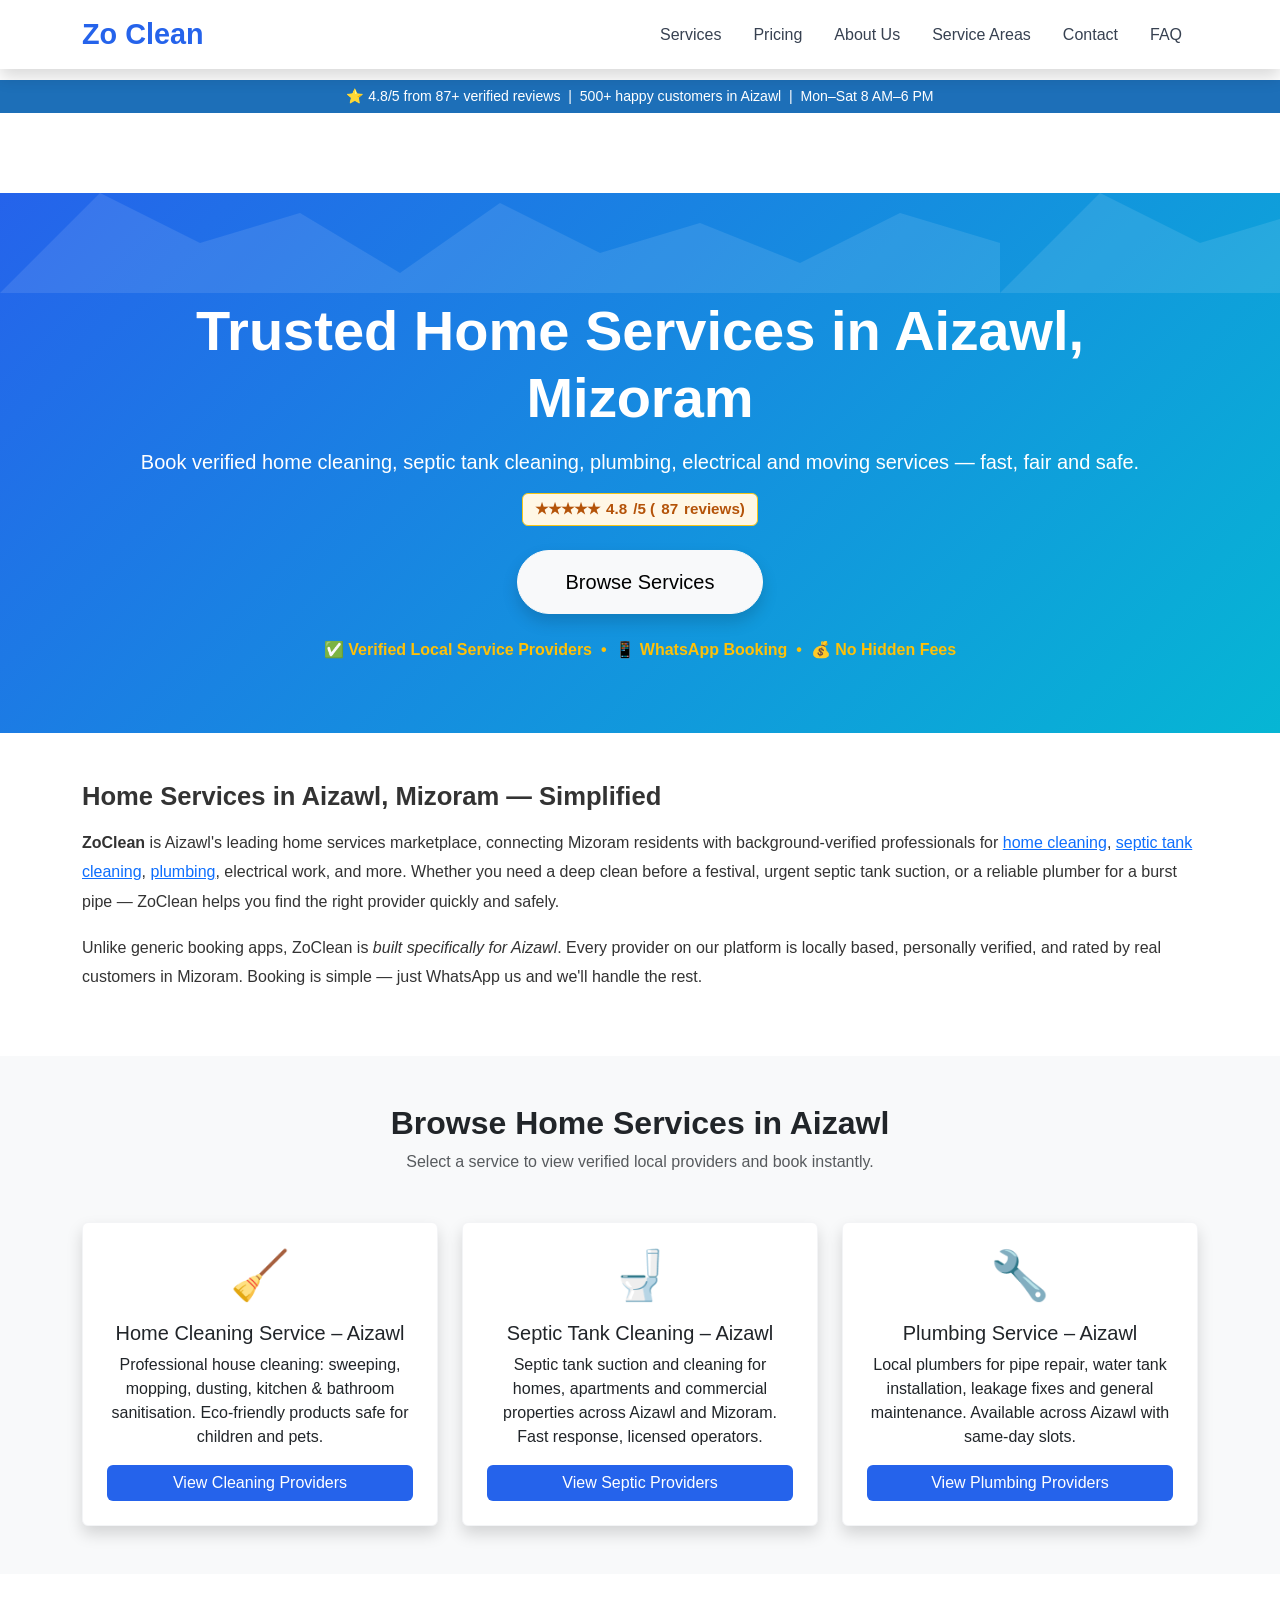
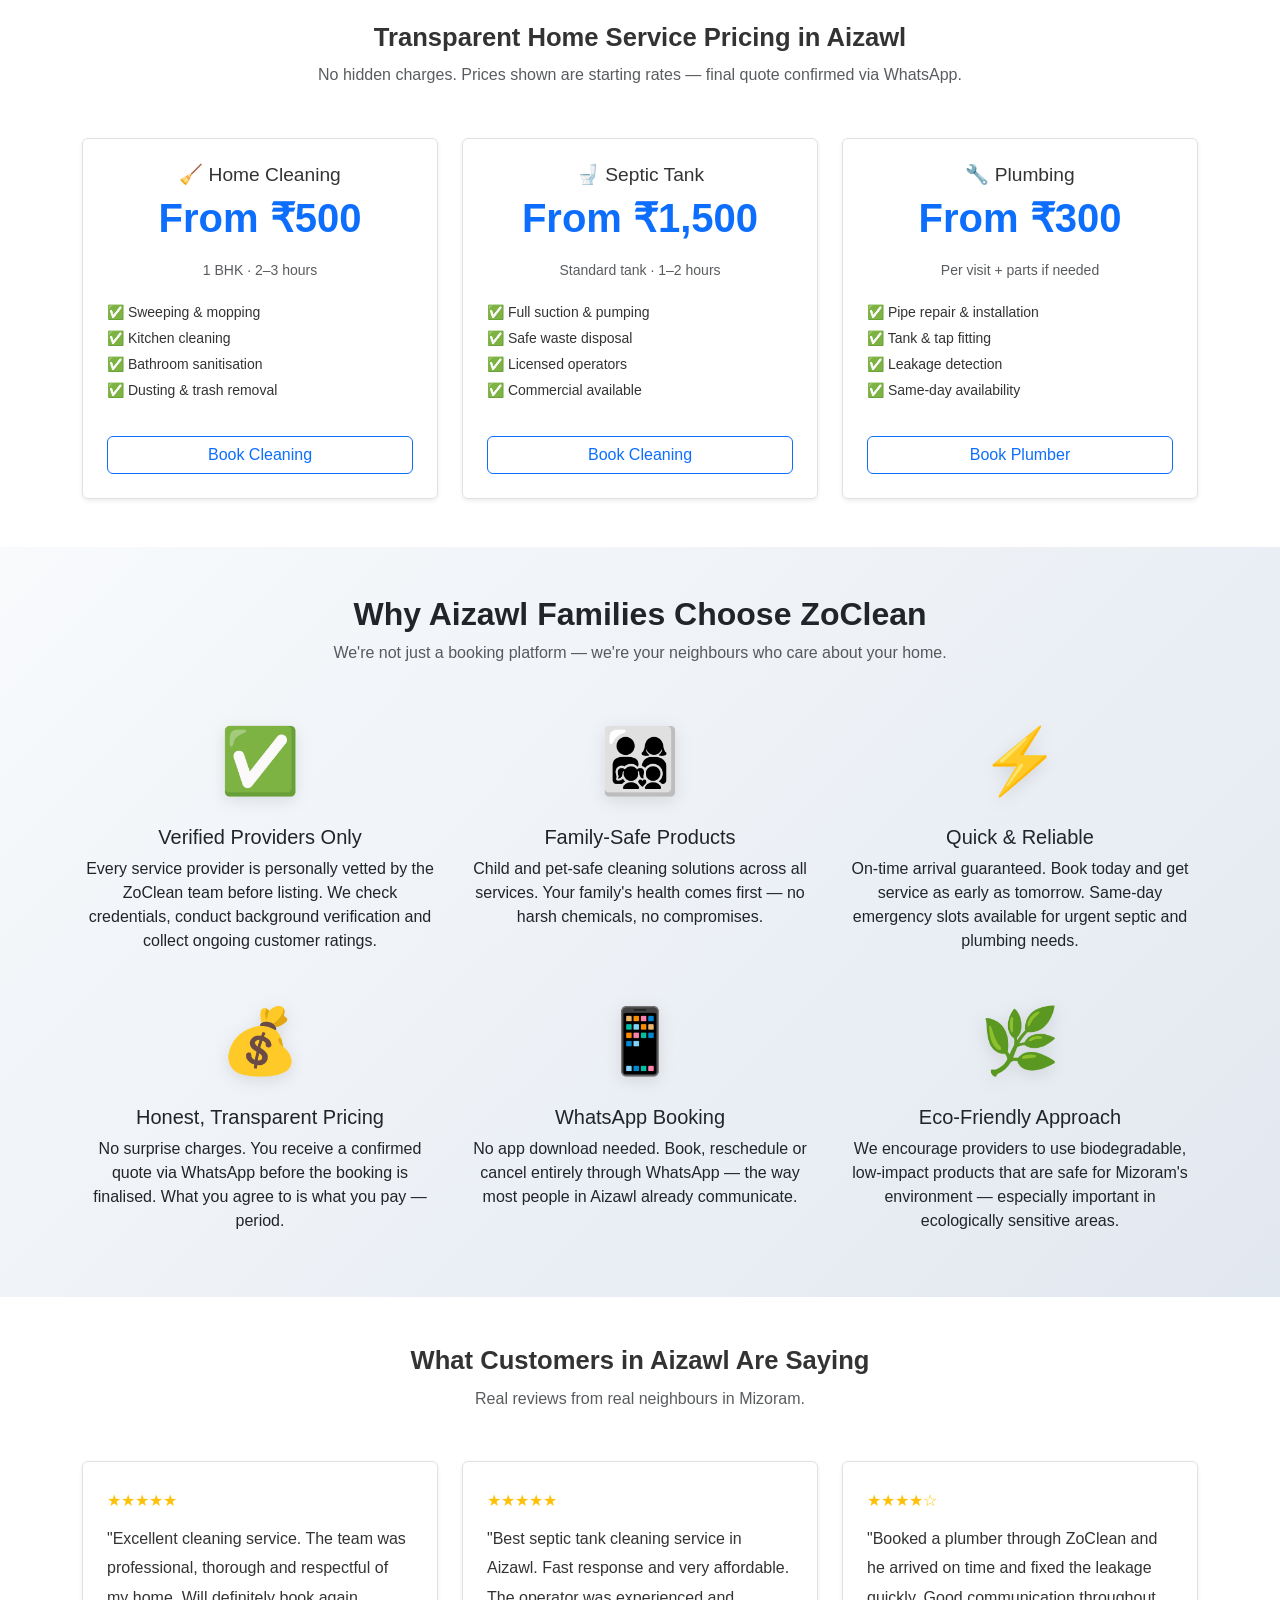
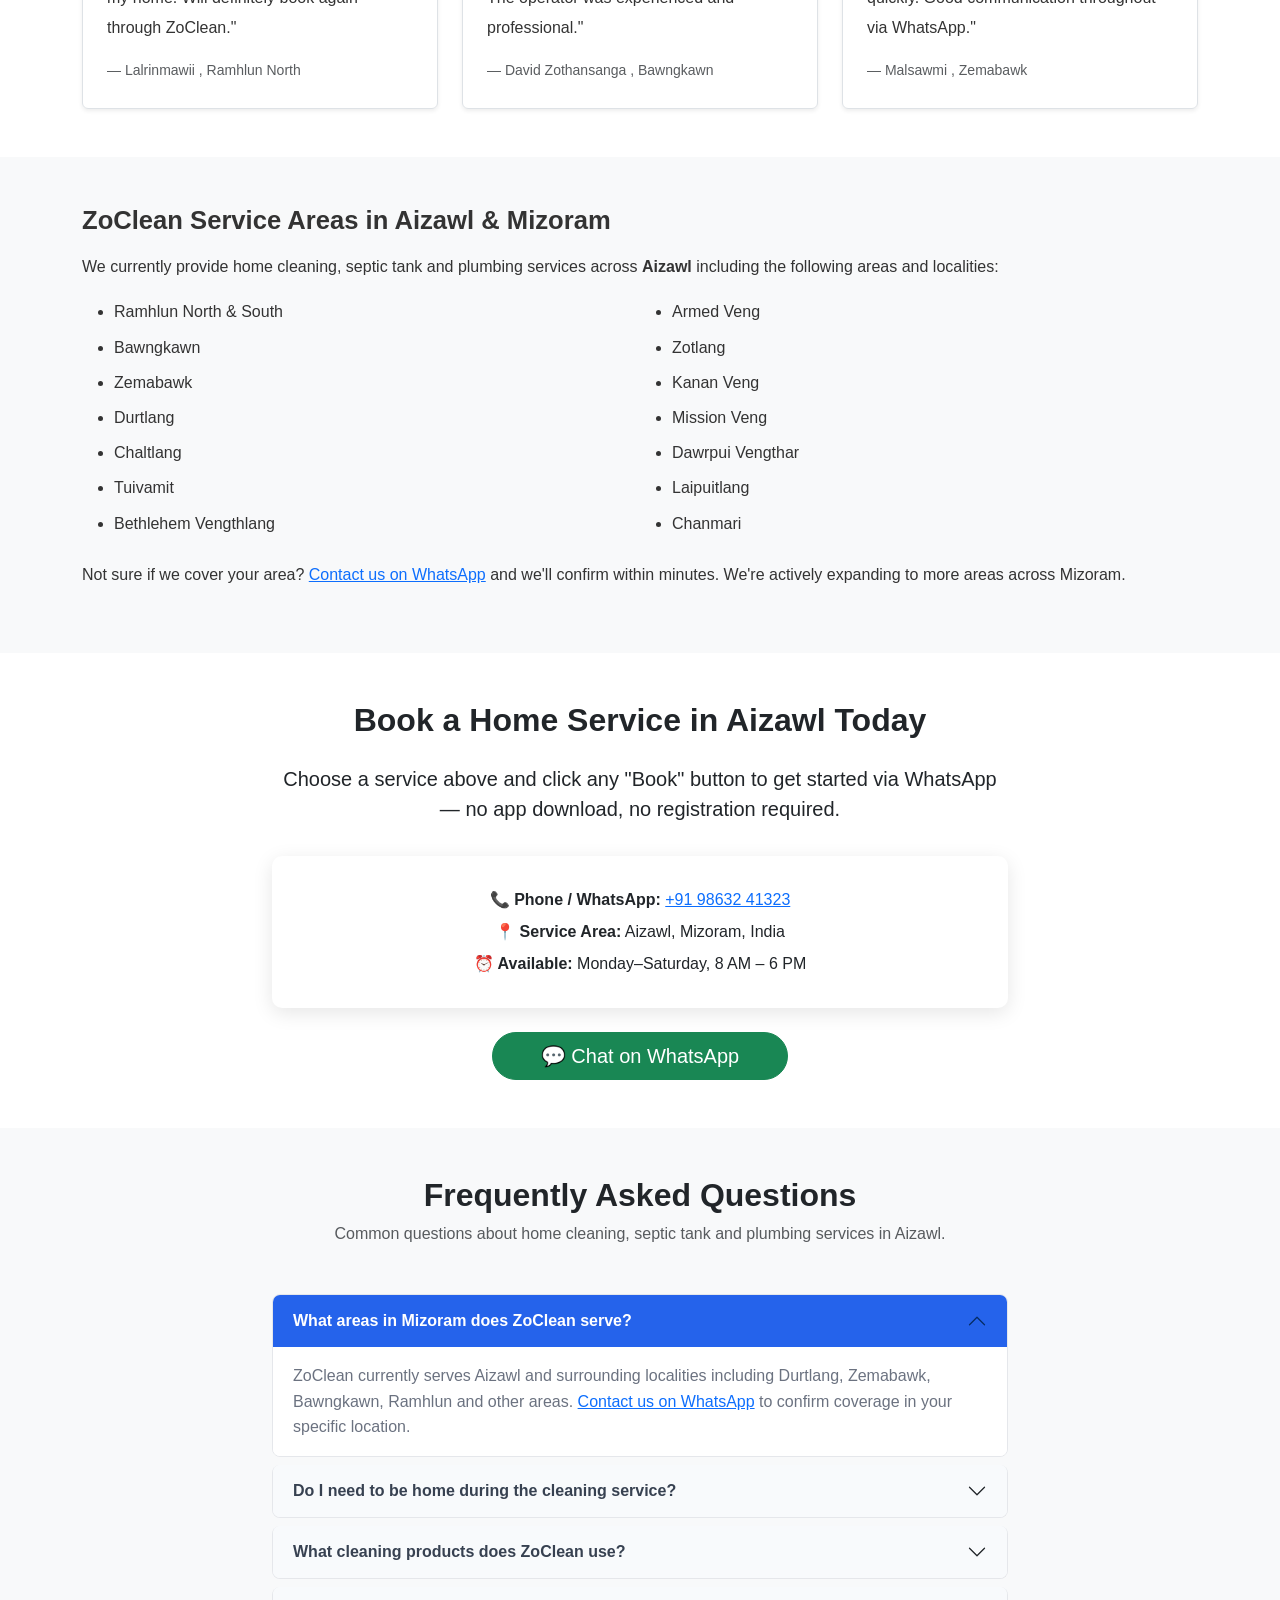
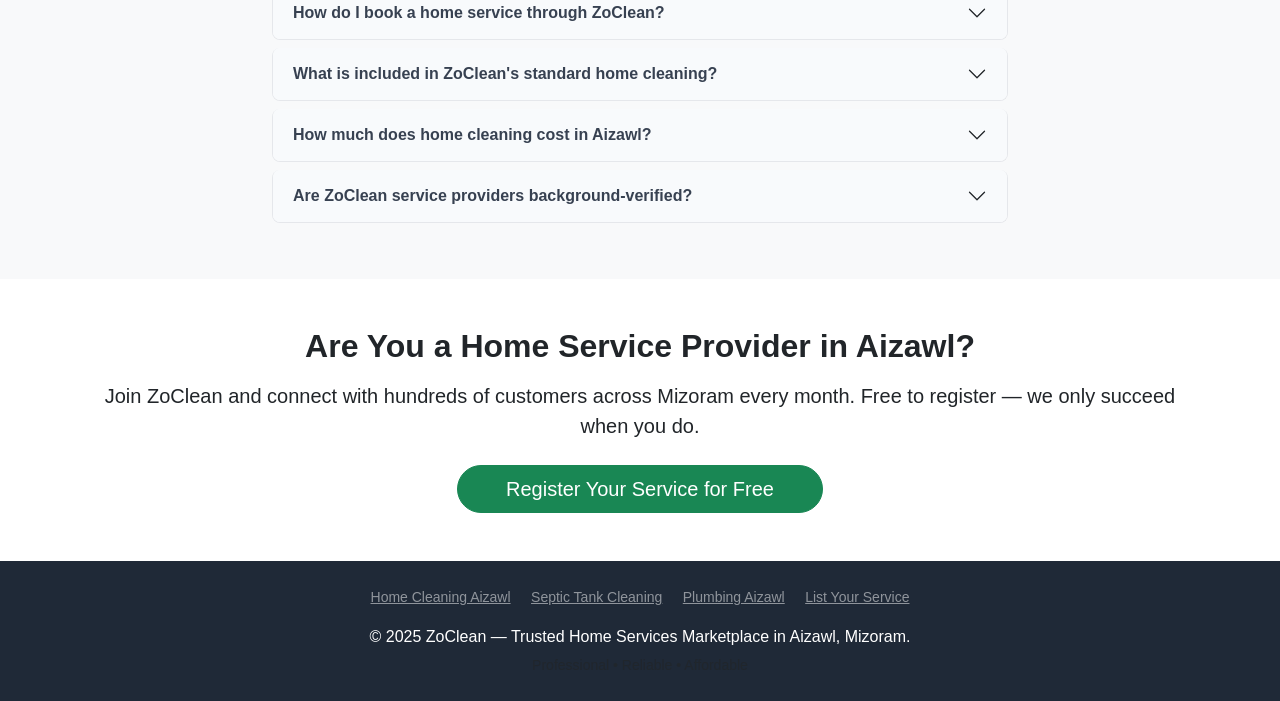
<file: index.html>
<!DOCTYPE html>
<html lang="en-IN">

<head>
  <meta charset="UTF-8">
  <meta name="viewport" content="width=device-width, initial-scale=1.0">
  <meta http-equiv="X-UA-Compatible" content="IE=edge">

  <!-- ═══════════════════════════════════════════════
       PRIMARY SEO — Title & Meta Description
       Max: title ~60 chars | description ~160 chars
  ══════════════════════════════════════════════════ -->
  <title>ZoClean | #1 Home Services in Aizawl – Cleaning, Septic Tank & Plumbing</title>

  <meta name="description" content="ZoClean is Aizawl's most trusted home services marketplace. Book verified home cleaning, septic tank cleaning, plumbing & electrical services in Mizoram. WhatsApp booking, fair pricing, same-day availability.">

  <meta name="keywords" content="home services Aizawl, cleaning service Aizawl, septic tank cleaning Aizawl Mizoram, plumber Aizawl, electrician Mizoram, house cleaning Aizawl, maid service Aizawl, ZoClean, home services marketplace Mizoram, tank suction Aizawl">

  <meta name="author" content="ZoClean">
  <meta name="robots" content="index, follow, max-snippet:-1, max-image-preview:large, max-video-preview:-1">
  <meta name="language" content="en-IN">
  <meta name="revisit-after" content="3 days">
  <meta name="theme-color" content="#1d6fb8">
  <meta name="rating" content="general">

  <!-- ═══════════════════════════════════════════════
       CANONICAL & HREFLANG
  ══════════════════════════════════════════════════ -->
  <link rel="canonical" href="https://zoclean.in/">
  <link rel="alternate" hreflang="en-IN" href="https://zoclean.in/">

  <!-- ═══════════════════════════════════════════════
       GEO / LOCAL SEO
  ══════════════════════════════════════════════════ -->
  <meta name="geo.region" content="IN-MZ">
  <meta name="geo.placename" content="Aizawl, Mizoram, India">
  <meta name="geo.position" content="23.7271;92.7176">
  <meta name="ICBM" content="23.7271, 92.7176">

  <!-- ═══════════════════════════════════════════════
       OPEN GRAPH (Facebook / LinkedIn / WhatsApp)
  ══════════════════════════════════════════════════ -->
  <meta property="og:type" content="website">
  <meta property="og:locale" content="en_IN">
  <meta property="og:url" content="https://zoclean.in/">
  <meta property="og:site_name" content="ZoClean">
  <meta property="og:title" content="ZoClean – Trusted Home Services in Aizawl, Mizoram">
  <meta property="og:description" content="Book verified home cleaning, septic tank, plumbing & electrical services in Aizawl. WhatsApp booking. Fair pricing. Verified providers.">
  <meta property="og:image" content="https://zoclean.in/images/preview.jpg">
  <meta property="og:image:width" content="1200">
  <meta property="og:image:height" content="630">
  <meta property="og:image:alt" content="ZoClean home services team in Aizawl, Mizoram">

  <!-- ═══════════════════════════════════════════════
       TWITTER CARD
  ══════════════════════════════════════════════════ -->
  <meta name="twitter:card" content="summary_large_image">
  <meta name="twitter:site" content="@ZoClean">
  <meta name="twitter:title" content="ZoClean – Home Services Marketplace in Aizawl">
  <meta name="twitter:description" content="Find trusted home cleaning, septic tank, plumbing and electrical services in Aizawl. Book instantly on WhatsApp.">
  <meta name="twitter:image" content="https://zoclean.in/images/preview.jpg">
  <meta name="twitter:image:alt" content="ZoClean – Trusted Home Services in Mizoram">

  <!-- ═══════════════════════════════════════════════
       FAVICON
  ══════════════════════════════════════════════════ -->
  <link rel="icon" type="image/png" sizes="32x32" href="images/favicon-32.png">
  <link rel="icon" type="image/png" sizes="16x16" href="images/favicon-16.png">
  <link rel="apple-touch-icon" sizes="180x180" href="images/apple-touch-icon.png">
  <link rel="manifest" href="/site.webmanifest">

  <!-- ═══════════════════════════════════════════════
       PRECONNECT & PERFORMANCE
  ══════════════════════════════════════════════════ -->
  <link rel="preconnect" href="https://fonts.googleapis.com">
  <link rel="preconnect" href="https://fonts.gstatic.com" crossorigin>
  <link rel="preconnect" href="https://cdn.jsdelivr.net">

  <!-- Bootstrap -->
  <link href="https://cdn.jsdelivr.net/npm/bootstrap@5.3.3/dist/css/bootstrap.min.css" rel="stylesheet">
  <link rel="stylesheet" href="style/style.css">

  <!-- ═══════════════════════════════════════════════
       STRUCTURED DATA — Organization (Primary)
  ══════════════════════════════════════════════════ -->
  <script type="application/ld+json">
  {
    "@context": "https://schema.org",
    "@type": "Organization",
    "@id": "https://zoclean.in/#business",
    "name": "ZoClean",
    "alternateName": "Zo Clean Home Services",
    "image": "https://zoclean.in/images/preview.jpg",
    "logo": "https://zoclean.in/images/logo.png",
    "url": "https://zoclean.in",
    "telephone": "+919863241323",
    "email": "hello@zoclean.in",
    "priceRange": "₹₹",
    "currenciesAccepted": "INR",
    "paymentAccepted": "Cash, UPI, Bank Transfer",
    "openingHoursSpecification": [
      {
        "@type": "OpeningHoursSpecification",
        "dayOfWeek": ["Monday","Tuesday","Wednesday","Thursday","Friday","Saturday"],
        "opens": "08:00",
        "closes": "18:00"
      }
    ],
    "address": {
      "@type": "PostalAddress",
      "addressLocality": "Aizawl",
      "addressRegion": "Mizoram",
      "addressCountry": "IN",
      "postalCode": "796001"
    },
    "geo": {
      "@type": "GeoCoordinates",
      "latitude": 23.7271,
      "longitude": 92.7176
    },
    "areaServed": [
      {
        "@type": "City",
        "name": "Aizawl"
      },
      {
        "@type": "State",
        "name": "Mizoram"
      }
    ],
    "hasMap": "https://maps.google.com/?q=Aizawl,Mizoram",
    "description": "ZoClean is Aizawl's trusted home services marketplace connecting customers with verified providers for home cleaning, septic tank cleaning, plumbing, electrical work, and more.",
    "sameAs": [
      "https://www.facebook.com/zoclean",
      "https://www.instagram.com/zoclean"
    ]
  }
  </script>

  <!-- ═══════════════════════════════════════════════
       STRUCTURED DATA — Service Catalog
  ══════════════════════════════════════════════════ -->
  <script type="application/ld+json">
  {
    "@context": "https://schema.org",
    "@type": "Service",
    "serviceType": "Home Services Marketplace",
    "provider": {
      "@type": "Organization",
      "name": "ZoClean",
      "@id": "https://zoclean.in/#business"
    },
    "areaServed": {
      "@type": "City",
      "name": "Aizawl, Mizoram"
    },
    "hasOfferCatalog": {
      "@type": "OfferCatalog",
      "name": "ZoClean Home Services",
      "itemListElement": [
        {
          "@type": "Offer",
          "itemOffered": {
            "@type": "Service",
            "name": "Home Cleaning Service Aizawl",
            "description": "Professional house cleaning including sweeping, mopping, kitchen cleaning, bathroom sanitization and dusting in Aizawl.",
            "url": "https://zoclean.in/cleaning.html"
          }
        },
        {
          "@type": "Offer",
          "itemOffered": {
            "@type": "Service",
            "name": "Septic Tank Cleaning Aizawl",
            "description": "Professional septic tank suction and cleaning services for homes and commercial properties in Mizoram.",
            "url": "https://zoclean.in/septic.html"
          }
        },
        {
          "@type": "Offer",
          "itemOffered": {
            "@type": "Service",
            "name": "Plumbing Service Aizawl",
            "description": "Experienced local plumbers for pipe repair, installation and maintenance in Aizawl.",
            "url": "https://zoclean.in/plumbing.html"
          }
        }
      ]
    }
  }
  </script>

  <!-- ═══════════════════════════════════════════════
       STRUCTURED DATA — FAQ Page
  ══════════════════════════════════════════════════ -->
  <script type="application/ld+json">
  {
    "@context": "https://schema.org",
    "@type": "FAQPage",
    "mainEntity": [
      {
        "@type": "Question",
        "name": "What areas do you serve in Mizoram?",
        "acceptedAnswer": {
          "@type": "Answer",
          "text": "ZoClean currently serves Aizawl and surrounding areas including Durtlang, Zemabawk, Bawngkawn, Ramhlun and other localities. Contact us on WhatsApp to confirm coverage for your area."
        }
      },
      {
        "@type": "Question",
        "name": "Do I need to be home during cleaning?",
        "acceptedAnswer": {
          "@type": "Answer",
          "text": "It is not required, but we recommend being home for the first visit. After that, you can provide access instructions if you prefer."
        }
      },
      {
        "@type": "Question",
        "name": "What cleaning products does ZoClean use?",
        "acceptedAnswer": {
          "@type": "Answer",
          "text": "We use eco-friendly, family-safe cleaning products that are effective yet gentle on your home and safe for children and pets."
        }
      },
      {
        "@type": "Question",
        "name": "How do I book a home service through ZoClean?",
        "acceptedAnswer": {
          "@type": "Answer",
          "text": "Simply click any 'Book' or 'View Providers' button on our website and you will be redirected to WhatsApp where you can chat with us directly to schedule and confirm your service."
        }
      },
      {
        "@type": "Question",
        "name": "What is included in ZoClean's standard cleaning service?",
        "acceptedAnswer": {
          "@type": "Answer",
          "text": "Our standard cleaning includes sweeping, mopping, dusting, kitchen cleaning, bathroom sanitization and trash removal. Deep cleaning of appliances and windows is also available on request."
        }
      },
      {
        "@type": "Question",
        "name": "How much does home cleaning cost in Aizawl?",
        "acceptedAnswer": {
          "@type": "Answer",
          "text": "Pricing varies depending on the size of your home and the type of cleaning required. Visit our pricing section for transparent rates with no hidden fees. You can also contact us on WhatsApp for a quick quote."
        }
      },
      {
        "@type": "Question",
        "name": "Are ZoClean service providers verified?",
        "acceptedAnswer": {
          "@type": "Answer",
          "text": "Yes. All service providers listed on ZoClean are verified by our team before being added to the marketplace. We check their credentials and collect customer feedback to maintain quality."
        }
      }
    ]
  }
  </script>

  <!-- ═══════════════════════════════════════════════
       STRUCTURED DATA — Breadcrumb
  ══════════════════════════════════════════════════ -->
  <script type="application/ld+json">
  {
    "@context": "https://schema.org",
    "@type": "BreadcrumbList",
    "itemListElement": [
      {
        "@type": "ListItem",
        "position": 1,
        "name": "Home",
        "item": "https://zoclean.in/"
      }
    ]
  }
  </script>

  <!-- ═══════════════════════════════════════════════
       STRUCTURED DATA — WebSite + Sitelinks Searchbox
  ══════════════════════════════════════════════════ -->
  <script type="application/ld+json">
  {
    "@context": "https://schema.org",
    "@type": "WebSite",
    "url": "https://zoclean.in/",
    "name": "ZoClean",
    "description": "Trusted home services marketplace in Aizawl, Mizoram",
    "publisher": {
      "@type": "Organization",
      "name": "ZoClean"
    }
  }
  </script>

  <!-- ═══════════════════════════════════════════════
       STRUCTURED DATA — Aggregate Rating
  ══════════════════════════════════════════════════ -->
  <script type="application/ld+json">
  {
    "@context": "https://schema.org",
    "@type": "Organization",
    "@id": "https://zoclean.in/#business",
    "name": "ZoClean",
    "aggregateRating": {
      "@type": "AggregateRating",
      "ratingValue": "4.8",
      "reviewCount": "87",
      "bestRating": "5",
      "worstRating": "1"
    },
    "review": [
      {
        "@type": "Review",
        "author": { "@type": "Person", "name": "Lalrinmawii" },
        "reviewRating": { "@type": "Rating", "ratingValue": "5" },
        "reviewBody": "Excellent cleaning service. The team was professional and thorough. Will definitely book again.",
        "datePublished": "2025-01-15"
      },
      {
        "@type": "Review",
        "author": { "@type": "Person", "name": "David Zothansanga" },
        "reviewRating": { "@type": "Rating", "ratingValue": "5" },
        "reviewBody": "Best septic tank cleaning service in Aizawl. Fast response and very affordable.",
        "datePublished": "2025-02-03"
      }
    ]
  }
  </script>

  <style>
    /* ── Minimal style overrides for SEO-content sections ── */
    .seo-prose { line-height: 1.85; color: #333; }
    .seo-prose h2 { font-size: 1.6rem; }
    .seo-prose h3 { font-size: 1.2rem; }
    .rating-badge {
      display: inline-flex; align-items: center; gap: 6px;
      background: #fff7e6; border: 1px solid #f5c518;
      border-radius: 6px; padding: 4px 12px;
      font-weight: 600; color: #b45309; font-size: .95rem;
    }
    .service-area-list { columns: 2; -webkit-columns: 2; column-gap: 2rem; }
    .service-area-list li { margin-bottom: .35rem; }
    .trust-bar { background: #1d6fb8; color: white; font-size: .88rem; padding: 6px 0; }
  </style>
</head>

<body itemscope itemtype="https://schema.org/WebPage">

  <!-- ══════════════════════════════════════════════
       TRUST BAR — quick social proof above fold
  ═══════════════════════════════════════════════ -->
  <div class="trust-bar text-center">
    ⭐ 4.8/5 from 87+ verified reviews &nbsp;|&nbsp; 500+ happy customers in Aizawl &nbsp;|&nbsp; Mon–Sat 8 AM–6 PM
  </div>

  <!-- ══════════════════════════════════════════════
       HEADER / NAV
  ═══════════════════════════════════════════════ -->
  <header class="site-header" role="banner">
    <nav class="navbar navbar-expand-lg navbar-light bg-white fixed-top shadow" aria-label="Main navigation">
      <div class="container">
        <a class="navbar-brand fw-bold fs-3 text-primary" href="/" aria-label="ZoClean – Home Services Aizawl">
          Zo Clean
        </a>

        <button class="navbar-toggler border-0" type="button" id="hamburger"
          aria-controls="navbarNav" aria-expanded="false" aria-label="Toggle navigation">
          <span class="hamburger-icon">
            <span></span><span></span><span></span>
          </span>
        </button>

        <div class="collapse navbar-collapse" id="navbarNav">
          <ul class="navbar-nav ms-auto">
            <li class="nav-item"><a class="nav-link" href="#services">Services</a></li>
            <li class="nav-item"><a class="nav-link" href="#pricing">Pricing</a></li>
            <li class="nav-item"><a class="nav-link" href="#about">About Us</a></li>
            <li class="nav-item"><a class="nav-link" href="#service-areas">Service Areas</a></li>
            <li class="nav-item"><a class="nav-link" href="#contact">Contact</a></li>
            <li class="nav-item"><a class="nav-link" href="#faq">FAQ</a></li>
          </ul>
        </div>
      </div>
    </nav>
  </header>

  <!-- ══════════════════════════════════════════════
       HERO SECTION
       H1 must contain primary keyword naturally
  ═══════════════════════════════════════════════ -->
  <main id="main-content" role="main">
  <section class="hero" aria-label="Hero banner">
    <div class="container text-center text-white">

      <!-- H1 — primary keyword + location + intent -->
      <h1 class="display-4 fw-bold mb-3">
        Trusted Home Services in Aizawl, Mizoram
      </h1>

      <p class="lead mb-3">
        Book verified <strong>home cleaning</strong>, <strong>septic tank cleaning</strong>,
        <strong>plumbing</strong>, electrical and moving services — fast, fair and safe.
      </p>

      <!-- Rating snippet visible in hero -->
      <div class="mb-4">
        <span class="rating-badge" itemprop="aggregateRating" itemscope itemtype="https://schema.org/AggregateRating">
          ★★★★★
          <span itemprop="ratingValue">4.8</span>/5
          (<span itemprop="reviewCount">87</span> reviews)
          <meta itemprop="bestRating" content="5">
          <meta itemprop="worstRating" content="1">
        </span>
      </div>

      <a href="#services" class="btn btn-light btn-lg rounded-pill shadow px-5 py-3"
         aria-label="Browse all home services in Aizawl">
        Browse Services
      </a>

      <div class="mt-4 text-warning fw-semibold">
        ✅ Verified Local Service Providers &nbsp;•&nbsp; 📱 WhatsApp Booking &nbsp;•&nbsp; 💰 No Hidden Fees
      </div>
    </div>
  </section>

  <!-- ══════════════════════════════════════════════
       SEO CONTENT SECTION — keyword-rich intro
       Helps Google understand topic + geography
  ═══════════════════════════════════════════════ -->
  <section class="py-5 seo-prose" aria-label="About ZoClean home services">
    <div class="container">
      <h2 class="fw-bold mb-3">Home Services in Aizawl, Mizoram — Simplified</h2>
      <p>
        <strong>ZoClean</strong> is Aizawl's leading home services marketplace, connecting Mizoram residents
        with background-verified professionals for <a href="/pages/Home_Cleaning_Service.html">home cleaning</a>,
        <a href="/pages/SpeticTank.html">septic tank cleaning</a>, <a href="/pages/PlumbingService.html">plumbing</a>,
        electrical work, and more. Whether you need a deep clean before a festival, urgent septic tank
        suction, or a reliable plumber for a burst pipe — ZoClean helps you find the right provider
        quickly and safely.
      </p>
      <p>
        Unlike generic booking apps, ZoClean is <em>built specifically for Aizawl</em>. Every provider
        on our platform is locally based, personally verified, and rated by real customers in Mizoram.
        Booking is simple — just WhatsApp us and we'll handle the rest.
      </p>
    </div>
  </section>

  <!-- ══════════════════════════════════════════════
       SERVICES SECTION
       Each card links to a dedicated service page
       (important for crawlability + PageRank flow)
  ═══════════════════════════════════════════════ -->
  <section id="services" class="services py-5 bg-light" aria-label="Our home services">
    <div class="container">
      <h2 class="text-center fw-bold mb-2">Browse Home Services in Aizawl</h2>
      <p class="text-center text-muted mb-5">Select a service to view verified local providers and book instantly.</p>

      <div class="row g-4">

        <!-- Home Cleaning -->
        <div class="col-md-4" itemscope itemtype="https://schema.org/Service">
          <div class="service-card p-4 shadow rounded text-center h-100">
            <div class="display-5" role="img" aria-label="Cleaning">🧹</div>
            <h3 class="h5 mt-3" itemprop="name">Home Cleaning Service – Aizawl</h3>
            <p itemprop="description">
              Professional house cleaning: sweeping, mopping, dusting, kitchen &amp; bathroom
              sanitisation. Eco-friendly products safe for children and pets.
            </p>
            <meta itemprop="areaServed" content="Aizawl, Mizoram">
            <a href="/pages/Home_Cleaning_Service.html" class="btn btn-primary w-100"
               aria-label="View home cleaning providers in Aizawl">
              View Cleaning Providers
            </a>
          </div>
        </div>

        <!-- Septic Tank -->
        <div class="col-md-4" itemscope itemtype="https://schema.org/Service">
          <div class="service-card p-4 shadow rounded text-center h-100">
            <div class="display-5" role="img" aria-label="Septic tank">🚽</div>
            <h3 class="h5 mt-3" itemprop="name">Septic Tank Cleaning – Aizawl</h3>
            <p itemprop="description">
              Septic tank suction and cleaning for homes, apartments and commercial
              properties across Aizawl and Mizoram. Fast response, licensed operators.
            </p>
            <meta itemprop="areaServed" content="Aizawl, Mizoram">
            <a href="/pages/SpeticTank.html" class="btn btn-primary w-100"
               aria-label="View septic tank cleaning providers in Aizawl">
              View Septic Providers
            </a>
          </div>
        </div>

        <!-- Plumbing -->
        <div class="col-md-4" itemscope itemtype="https://schema.org/Service">
          <div class="service-card p-4 shadow rounded text-center h-100">
            <div class="display-5" role="img" aria-label="Plumbing">🔧</div>
            <h3 class="h5 mt-3" itemprop="name">Plumbing Service – Aizawl</h3>
            <p itemprop="description">
              Local plumbers for pipe repair, water tank installation, leakage fixes and
              general maintenance. Available across Aizawl with same-day slots.
            </p>
            <meta itemprop="areaServed" content="Aizawl, Mizoram">
            <a href="/pages/PlumbingService.html" class="btn btn-primary w-100"
               aria-label="View plumbing providers in Aizawl">
              View Plumbing Providers
            </a>
          </div>
        </div>

      </div>
    </div>
  </section>

  <!-- ══════════════════════════════════════════════
       PRICING SECTION — id="pricing" for nav link
  ═══════════════════════════════════════════════ -->
  <section id="pricing" class="py-5 seo-prose" aria-label="Service pricing">
    <div class="container">
      <h2 class="text-center fw-bold mb-2">Transparent Home Service Pricing in Aizawl</h2>
      <p class="text-center text-muted mb-5">No hidden charges. Prices shown are starting rates — final quote confirmed via WhatsApp.</p>

      <div class="row g-4 justify-content-center">
        <div class="col-md-4">
          <div class="border rounded p-4 h-100 shadow-sm text-center">
            <h3 class="h5">🧹 Home Cleaning</h3>
            <p class="display-6 fw-bold text-primary">From ₹500</p>
            <p class="text-muted small">1 BHK · 2–3 hours</p>
            <ul class="list-unstyled text-start small mt-3">
              <li>✅ Sweeping &amp; mopping</li>
              <li>✅ Kitchen cleaning</li>
              <li>✅ Bathroom sanitisation</li>
              <li>✅ Dusting &amp; trash removal</li>
            </ul>
            <!-- <a href="cleaning.html" class="btn btn-outline-primary w-100 mt-3">Book Cleaning</a> -->
            <a href="https://wa.me/919863241323?text=I%20want%20Home%20Cleaning%20Service" class="btn btn-outline-primary w-100 mt-3"
                 class="btn btn-success flex-fill">
                 Book Cleaning
              </a>
          </div>
        </div>

        <div class="col-md-4">
          <div class="border rounded p-4 h-100 shadow-sm text-center">
            <h3 class="h5">🚽 Septic Tank</h3>
            <p class="display-6 fw-bold text-primary">From ₹1,500</p>
            <p class="text-muted small">Standard tank · 1–2 hours</p>
            <ul class="list-unstyled text-start small mt-3">
              <li>✅ Full suction &amp; pumping</li>
              <li>✅ Safe waste disposal</li>
              <li>✅ Licensed operators</li>
              <li>✅ Commercial available</li>
            </ul>
            <!-- <a href="septic.html" class="btn btn-outline-primary w-100 mt-3">Book Septic Service</a> -->
            <a href="https://wa.me/919863241323?text=I%20want%20PB%20Septic%20Tank%20Service"  class="btn btn-outline-primary w-100 mt-3"
                 class="btn btn-success flex-fill">
                Book Cleaning
                </a>
          </div>
        </div>

        <div class="col-md-4">
          <div class="border rounded p-4 h-100 shadow-sm text-center">
            <h3 class="h5">🔧 Plumbing</h3>
            <p class="display-6 fw-bold text-primary">From ₹300</p>
            <p class="text-muted small">Per visit + parts if needed</p>
            <ul class="list-unstyled text-start small mt-3">
              <li>✅ Pipe repair &amp; installation</li>
              <li>✅ Tank &amp; tap fitting</li>
              <li>✅ Leakage detection</li>
              <li>✅ Same-day availability</li>
            </ul>
            <a href="https://wa.me/919863241323?text=I%20want%20Plumbing%20Service"  class="btn btn-outline-primary w-100 mt-3
            class="btn btn-success flex-fill">
            Book Plumber
         </a>
          </div>
        </div>
      </div>
    </div>
  </section>

  <!-- ══════════════════════════════════════════════
       WHY CHOOSE US — E-E-A-T signals
       (Experience, Expertise, Authoritativeness, Trust)
  ═══════════════════════════════════════════════ -->
  <section id="about" class="why-choose py-5 bg-light" aria-label="Why choose ZoClean">
    <div class="container">
      <h2 class="text-center fw-bold mb-2">Why Aizawl Families Choose ZoClean</h2>
      <p class="text-center text-muted mb-5">
        We're not just a booking platform — we're your neighbours who care about your home.
      </p>
      <div class="row g-4">
        <div class="col-md-4 text-center">
          <div class="feature-icon">✅</div>
          <h3 class="h5 mt-3">Verified Providers Only</h3>
          <p>Every service provider is personally vetted by the ZoClean team before listing.
             We check credentials, conduct background verification and collect ongoing customer ratings.</p>
        </div>
        <div class="col-md-4 text-center">
          <div class="feature-icon">👨‍👩‍👧‍👦</div>
          <h3 class="h5 mt-3">Family-Safe Products</h3>
          <p>Child and pet-safe cleaning solutions across all services. Your family's health comes first —
             no harsh chemicals, no compromises.</p>
        </div>
        <div class="col-md-4 text-center">
          <div class="feature-icon">⚡</div>
          <h3 class="h5 mt-3">Quick &amp; Reliable</h3>
          <p>On-time arrival guaranteed. Book today and get service as early as tomorrow.
             Same-day emergency slots available for urgent septic and plumbing needs.</p>
        </div>
        <div class="col-md-4 text-center">
          <div class="feature-icon">💰</div>
          <h3 class="h5 mt-3">Honest, Transparent Pricing</h3>
          <p>No surprise charges. You receive a confirmed quote via WhatsApp before the booking is finalised.
             What you agree to is what you pay — period.</p>
        </div>
        <div class="col-md-4 text-center">
          <div class="feature-icon">📱</div>
          <h3 class="h5 mt-3">WhatsApp Booking</h3>
          <p>No app download needed. Book, reschedule or cancel entirely through WhatsApp — the way most
             people in Aizawl already communicate.</p>
        </div>
        <div class="col-md-4 text-center">
          <div class="feature-icon">🌿</div>
          <h3 class="h5 mt-3">Eco-Friendly Approach</h3>
          <p>We encourage providers to use biodegradable, low-impact products that are safe for
             Mizoram's environment — especially important in ecologically sensitive areas.</p>
        </div>
      </div>
    </div>
  </section>

  <!-- ══════════════════════════════════════════════
       TESTIMONIALS — Reviews schema + E-E-A-T
  ═══════════════════════════════════════════════ -->
  <section class="py-5 seo-prose" aria-label="Customer reviews">
    <div class="container">
      <h2 class="text-center fw-bold mb-2">What Customers in Aizawl Are Saying</h2>
      <p class="text-center text-muted mb-5">Real reviews from real neighbours in Mizoram.</p>

      <div class="row g-4">
        <div class="col-md-4" itemscope itemtype="https://schema.org/Review">
          <div class="border rounded p-4 shadow-sm h-100">
            <div class="text-warning mb-2">★★★★★</div>
            <p itemprop="reviewBody">"Excellent cleaning service. The team was professional, thorough and respectful of my home. Will definitely book again through ZoClean."</p>
            <footer class="mt-3 text-muted small">
              — <span itemprop="author" itemscope itemtype="https://schema.org/Person">
                  <span itemprop="name">Lalrinmawii</span>
                </span>, Ramhlun North
              <meta itemprop="datePublished" content="2025-01-15">
            </footer>
          </div>
        </div>

        <div class="col-md-4" itemscope itemtype="https://schema.org/Review">
          <div class="border rounded p-4 shadow-sm h-100">
            <div class="text-warning mb-2">★★★★★</div>
            <p itemprop="reviewBody">"Best septic tank cleaning service in Aizawl. Fast response and very affordable. The operator was experienced and professional."</p>
            <footer class="mt-3 text-muted small">
              — <span itemprop="author" itemscope itemtype="https://schema.org/Person">
                  <span itemprop="name">David Zothansanga</span>
                </span>, Bawngkawn
              <meta itemprop="datePublished" content="2025-02-03">
            </footer>
          </div>
        </div>

        <div class="col-md-4" itemscope itemtype="https://schema.org/Review">
          <div class="border rounded p-4 shadow-sm h-100">
            <div class="text-warning mb-2">★★★★☆</div>
            <p itemprop="reviewBody">"Booked a plumber through ZoClean and he arrived on time and fixed the leakage quickly. Good communication throughout via WhatsApp."</p>
            <footer class="mt-3 text-muted small">
              — <span itemprop="author" itemscope itemtype="https://schema.org/Person">
                  <span itemprop="name">Malsawmi</span>
                </span>, Zemabawk
              <meta itemprop="datePublished" content="2025-02-10">
            </footer>
          </div>
        </div>
      </div>
    </div>
  </section>

  <!-- ══════════════════════════════════════════════
       SERVICE AREAS — local SEO content
       Mention specific localities for local search
  ═══════════════════════════════════════════════ -->
  <section id="service-areas" class="py-5 bg-light seo-prose" aria-label="Service areas in Aizawl">
    <div class="container">
      <h2 class="fw-bold mb-3">ZoClean Service Areas in Aizawl &amp; Mizoram</h2>
      <p>
        We currently provide home cleaning, septic tank and plumbing services across <strong>Aizawl</strong>
        including the following areas and localities:
      </p>
      <ul class="service-area-list mt-3">
        <li>Ramhlun North &amp; South</li>
        <li>Bawngkawn</li>
        <li>Zemabawk</li>
        <li>Durtlang</li>
        <li>Chaltlang</li>
        <li>Tuivamit</li>
        <li>Bethlehem Vengthlang</li>
        <li>Armed Veng</li>
        <li>Zotlang</li>
        <li>Kanan Veng</li>
        <li>Mission Veng</li>
        <li>Dawrpui Vengthar</li>
        <li>Laipuitlang</li>
        <li>Chanmari</li>
      </ul>
      <p class="mt-3">
        Not sure if we cover your area? <a href="#contact">Contact us on WhatsApp</a> and we'll confirm
        within minutes. We're actively expanding to more areas across Mizoram.
      </p>
    </div>
  </section>

  <!-- ══════════════════════════════════════════════
       CONTACT SECTION
  ═══════════════════════════════════════════════ -->
  <section id="contact" class="py-5" aria-label="Contact ZoClean">
    <div class="container">
      <div class="row justify-content-center">
        <div class="col-lg-8 text-center">
          <h2 class="fw-bold mb-4">Book a Home Service in Aizawl Today</h2>
          <p class="lead mb-4">
            Choose a service above and click any "Book" button to get started via WhatsApp —
            no app download, no registration required.
          </p>
          <div class="contact-info" itemscope itemtype="https://schema.org/ContactPoint">
            <p class="mb-2">
              <strong>📞 Phone / WhatsApp:</strong>
              <a href="tel:+919863241323" itemprop="telephone">+91 98632 41323</a>
            </p>
            <p class="mb-2">
              <strong>📍 Service Area:</strong>
              <span itemprop="areaServed">Aizawl, Mizoram, India</span>
            </p>
            <p class="mb-0">
              <strong>⏰ Available:</strong>
              <span itemprop="hoursAvailable">Monday–Saturday, 8 AM – 6 PM</span>
            </p>
          </div>
          <a href="https://wa.me/919863241323?text=Hello%20ZoClean%2C%20I%20want%20to%20book%20a%20service"
             class="btn btn-success btn-lg rounded-pill px-5 mt-4"
             target="_blank" rel="noopener noreferrer"
             aria-label="Contact ZoClean on WhatsApp to book a home service">
            💬 Chat on WhatsApp
          </a>
        </div>
      </div>
    </div>
  </section>

  <!-- ══════════════════════════════════════════════
       FAQ SECTION — matches FAQPage schema above
  ═══════════════════════════════════════════════ -->
  <section id="faq" class="py-5 bg-light" aria-label="Frequently asked questions">
    <div class="container">
      <div class="row justify-content-center">
        <div class="col-lg-8">
          <h2 class="text-center fw-bold mb-2">Frequently Asked Questions</h2>
          <p class="text-center text-muted mb-5">
            Common questions about home cleaning, septic tank and plumbing services in Aizawl.
          </p>
          <div class="accordion" id="faqAccordion">

            <div class="accordion-item">
              <h3 class="accordion-header">
                <button class="accordion-button" type="button" data-bs-toggle="collapse" data-bs-target="#faq1" aria-expanded="true">
                  What areas in Mizoram does ZoClean serve?
                </button>
              </h3>
              <div id="faq1" class="accordion-collapse collapse show" data-bs-parent="#faqAccordion">
                <div class="accordion-body">
                  ZoClean currently serves Aizawl and surrounding localities including Durtlang, Zemabawk,
                  Bawngkawn, Ramhlun and other areas. <a href="#contact">Contact us on WhatsApp</a> to confirm
                  coverage in your specific location.
                </div>
              </div>
            </div>

            <div class="accordion-item">
              <h3 class="accordion-header">
                <button class="accordion-button collapsed" type="button" data-bs-toggle="collapse" data-bs-target="#faq2">
                  Do I need to be home during the cleaning service?
                </button>
              </h3>
              <div id="faq2" class="accordion-collapse collapse" data-bs-parent="#faqAccordion">
                <div class="accordion-body">
                  It's not required, but we recommend being home for the first visit so you can guide the cleaner
                  through your preferences. After that, you can provide access instructions if you prefer.
                </div>
              </div>
            </div>

            <div class="accordion-item">
              <h3 class="accordion-header">
                <button class="accordion-button collapsed" type="button" data-bs-toggle="collapse" data-bs-target="#faq3">
                  What cleaning products does ZoClean use?
                </button>
              </h3>
              <div id="faq3" class="accordion-collapse collapse" data-bs-parent="#faqAccordion">
                <div class="accordion-body">
                  We use eco-friendly, family-safe cleaning products that are effective yet gentle — safe for
                  children, pets and Mizoram's environment. No harsh chemical sprays.
                </div>
              </div>
            </div>

            <div class="accordion-item">
              <h3 class="accordion-header">
                <button class="accordion-button collapsed" type="button" data-bs-toggle="collapse" data-bs-target="#faq4">
                  How do I book a home service through ZoClean?
                </button>
              </h3>
              <div id="faq4" class="accordion-collapse collapse" data-bs-parent="#faqAccordion">
                <div class="accordion-body">
                  Click any "Book" or "View Providers" button on this page and you'll be taken to WhatsApp,
                  where you can confirm your service, date, time and address directly with our team. No app
                  download or account needed.
                </div>
              </div>
            </div>

            <div class="accordion-item">
              <h3 class="accordion-header">
                <button class="accordion-button collapsed" type="button" data-bs-toggle="collapse" data-bs-target="#faq5">
                  What is included in ZoClean's standard home cleaning?
                </button>
              </h3>
              <div id="faq5" class="accordion-collapse collapse" data-bs-parent="#faqAccordion">
                <div class="accordion-body">
                  Standard cleaning includes sweeping, mopping, dusting, kitchen cleaning, bathroom sanitisation
                  and trash removal. Deep cleaning of appliances, windows and upholstery is available on request.
                </div>
              </div>
            </div>

            <div class="accordion-item">
              <h3 class="accordion-header">
                <button class="accordion-button collapsed" type="button" data-bs-toggle="collapse" data-bs-target="#faq6">
                  How much does home cleaning cost in Aizawl?
                </button>
              </h3>
              <div id="faq6" class="accordion-collapse collapse" data-bs-parent="#faqAccordion">
                <div class="accordion-body">
                  Pricing starts from ₹500 for a 1 BHK standard clean. Final pricing depends on home size,
                  service type and any add-ons. You'll receive a confirmed quote via WhatsApp before booking —
                  no surprises.
                </div>
              </div>
            </div>

            <div class="accordion-item">
              <h3 class="accordion-header">
                <button class="accordion-button collapsed" type="button" data-bs-toggle="collapse" data-bs-target="#faq7">
                  Are ZoClean service providers background-verified?
                </button>
              </h3>
              <div id="faq7" class="accordion-collapse collapse" data-bs-parent="#faqAccordion">
                <div class="accordion-body">
                  Yes. All providers on ZoClean are personally verified by our team before they are listed.
                  We review credentials and maintain ongoing customer rating systems to ensure consistent quality.
                </div>
              </div>
            </div>

          </div>
        </div>
      </div>
    </div>
  </section>

  <!-- ══════════════════════════════════════════════
       PROVIDER CTA
  ═══════════════════════════════════════════════ -->
  <section class="py-5" aria-label="Join as a service provider">
    <div class="container text-center">
      <h2 class="fw-bold mb-3">Are You a Home Service Provider in Aizawl?</h2>
      <p class="lead mb-4">
        Join ZoClean and connect with hundreds of customers across Mizoram every month.
        Free to register — we only succeed when you do.
      </p>
      <a href="register.html" class="btn btn-success btn-lg rounded-pill px-5">
        Register Your Service for Free
      </a>
    </div>
  </section>

  </main><!-- /main -->

  <!-- ══════════════════════════════════════════════
       FOOTER
  ═══════════════════════════════════════════════ -->
  <footer class="footer bg-dark text-white py-4" role="contentinfo">
    <div class="container text-center">
      <!-- Internal links for crawlability -->
      <nav aria-label="Footer navigation" class="mb-3">
        <a href="cleaning.html" class="text-white-50 me-3 small">Home Cleaning Aizawl</a>
        <a href="septic.html" class="text-white-50 me-3 small">Septic Tank Cleaning</a>
        <a href="plumbing.html" class="text-white-50 me-3 small">Plumbing Aizawl</a>
        <a href="register.html" class="text-white-50 small">List Your Service</a>
      </nav>
      <p class="mb-1">
        &copy; 2025 ZoClean — Trusted Home Services Marketplace in Aizawl, Mizoram.
      </p>
      <small class="text-muted">Professional • Reliable • Affordable</small>
    </div>
  </footer>

  <!-- Bootstrap JS -->
  <script src="https://cdn.jsdelivr.net/npm/bootstrap@5.3.3/dist/js/bootstrap.bundle.min.js"></script>
  <!-- Custom JS -->
  <script src="js/script.js"></script>
</body>

</html>
</file>
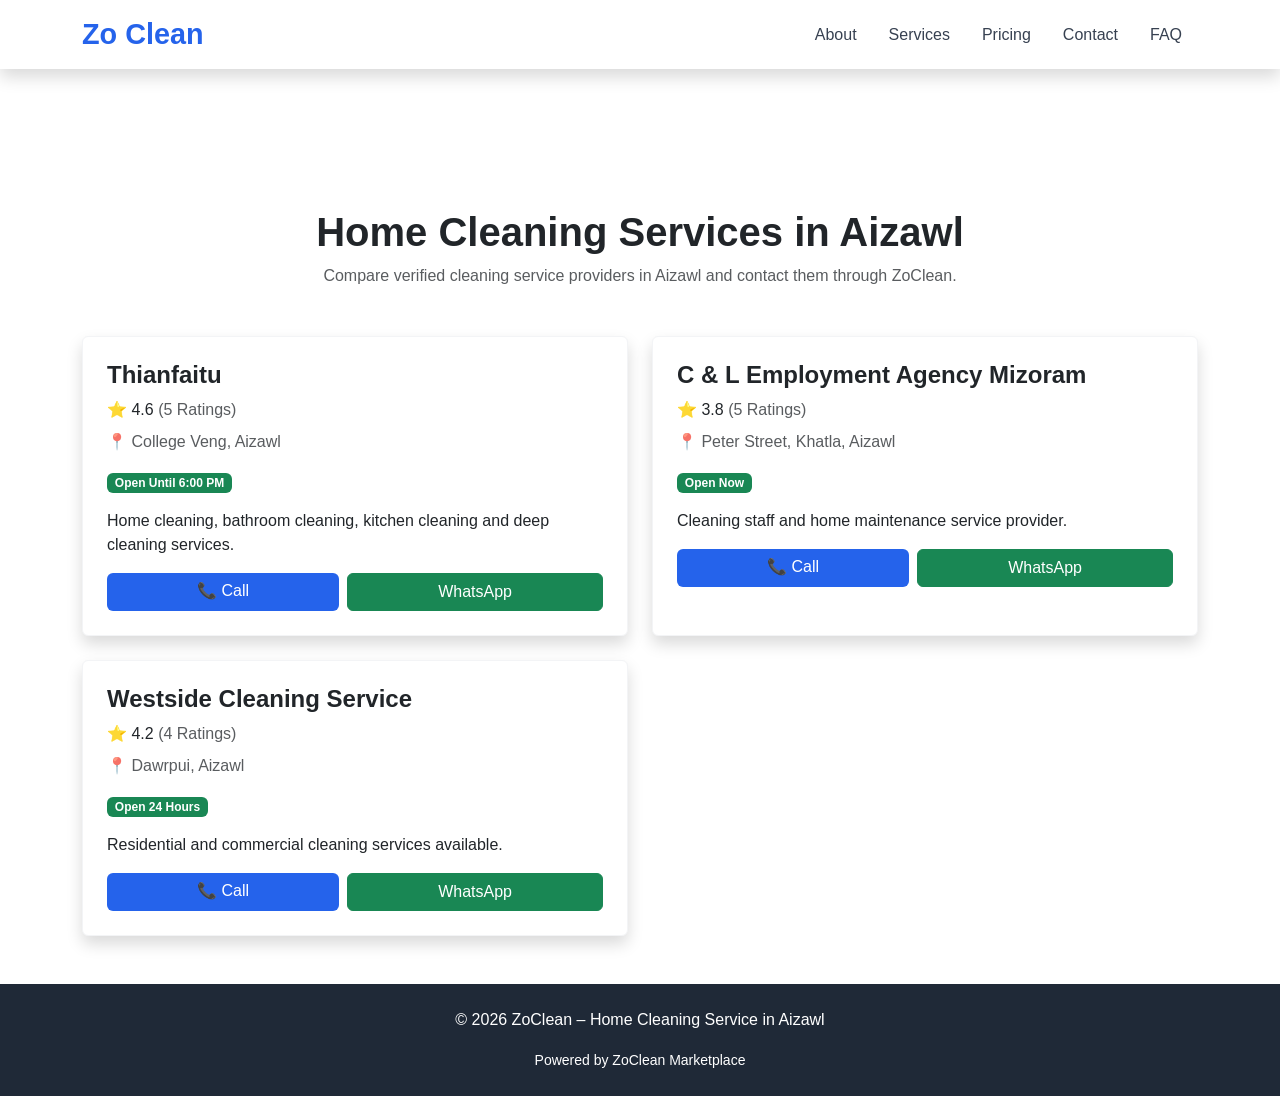
<file: pages/Home_Cleaning_Service.html>
<!DOCTYPE html>
<html lang="en-IN">
<head>
<meta charset="UTF-8">
<meta name="viewport" content="width=device-width, initial-scale=1.0">

<title>Home Cleaning Service in Aizawl | Thianfaitu Cleaning Team | ZoClean</title>

<meta name="description" content="Book professional home cleaning services in Aizawl, Mizoram by Thianfaitu through ZoClean. Deep cleaning, bathroom cleaning, kitchen cleaning, dusting, mopping and sanitization.">

<meta name="keywords" content="home cleaning Aizawl, cleaning service Aizawl, deep cleaning Mizoram, house cleaning Aizawl, Thianfaitu cleaning service, ZoClean cleaning provider">

<link rel="canonical" href="https://zoclean.in/pages/Home_Cleaning_Service.html">

<meta property="og:title" content="Professional Home Cleaning Service in Aizawl">
<meta property="og:description" content="Book verified home cleaning services by Thianfaitu in Aizawl through ZoClean.">
<meta property="og:type" content="website">
<meta property="og:url" content="https://zoclean.in/pages/Home_Cleaning_Service.html">

<link href="https://cdn.jsdelivr.net/npm/bootstrap@5.3.3/dist/css/bootstrap.min.css" rel="stylesheet">
<link rel="stylesheet" href="../style/style.css">

<script type="application/ld+json">
{
 "@context":"https://schema.org",
 "@type":"Service",
 "name":"Home Cleaning Service Aizawl",
 "provider":{
   "@type":"Organization",
   "name":"Thianfaitu"
 },
 "areaServed":"Aizawl, Mizoram",
 "serviceType":"Home Cleaning",
 "description":"Professional home cleaning services including deep cleaning, bathroom cleaning, kitchen cleaning and dusting."
}
</script>

</head>

<body>

<header class="site-header">
<nav class="navbar navbar-expand-lg navbar-light bg-white fixed-top shadow">
<div class="container">
<a class="navbar-brand fw-bold" href="/">Zo Clean</a>

<button class="navbar-toggler border-0" type="button"
data-bs-toggle="collapse"
data-bs-target="#navbarNav">
<span class="hamburger-icon">
<span></span>
<span></span>
<span></span>
</span>
</button>

<div class="collapse navbar-collapse" id="navbarNav">
<ul class="navbar-nav ms-auto">
<li class="nav-item"><a class="nav-link" href="#about">About</a></li>
<li class="nav-item"><a class="nav-link" href="#services">Services</a></li>
<li class="nav-item"><a class="nav-link" href="#pricing">Pricing</a></li>
<li class="nav-item"><a class="nav-link" href="#contact">Contact</a></li>
<li class="nav-item"><a class="nav-link" href="#faq">FAQ</a></li>
</ul>
</div>
</div>
</nav>
</header>

<!-- HERO -->



<!-- PROVIDER -->

<section class="py-5">
    <div class="container">
  
      <h1 class="fw-bold text-center mb-2">
        Home Cleaning Services in Aizawl
      </h1>
  
      <p class="text-center text-muted mb-5">
        Compare verified cleaning service providers in Aizawl and contact them through ZoClean.
      </p>
  
      <div class="row g-4">
  
        <!-- White Angel -->
        <!-- <div class="col-md-6">
          <div class="service-card p-4 shadow rounded h-100">
  
            <h4 class="fw-bold">
              Dry Cleaning Centre - White Angel
            </h4>
  
            <div class="mb-2">
              ⭐ 4.5
              <span class="text-muted">(12 Ratings)</span>
            </div>
  
            <p class="text-muted">
              📍 Upper Kanan, Dawrpui Vengthar, Aizawl
            </p>
  
            <span class="badge bg-success mb-3">
              Open Until 5:00 PM
            </span>
  
            <p>
              Professional dry cleaning and garment care services.
            </p>
  
            <div class="d-flex gap-2">
              <a href="tel:+919863241323"
                 class="btn btn-primary flex-fill">
                📞 Call
              </a>
  
              <a href="https://wa.me/919863241323?text=I%20want%20Dry%20Cleaning%20Service"
                 class="btn btn-success flex-fill">
                WhatsApp
              </a>
            </div>
  
          </div>
        </div> -->
  
        <!-- Thianfaitu -->
        <div class="col-md-6">
          <div class="service-card p-4 shadow rounded h-100">
  
            <h4 class="fw-bold">
              Thianfaitu
            </h4>
  
            <div class="mb-2">
              ⭐ 4.6
              <span class="text-muted">(5 Ratings)</span>
            </div>
  
            <p class="text-muted">
              📍 College Veng, Aizawl
            </p>
  
            <span class="badge bg-success mb-3">
              Open Until 6:00 PM
            </span>
  
            <p>
              Home cleaning, bathroom cleaning, kitchen cleaning and deep cleaning services.
            </p>
  
            <div class="d-flex gap-2">
              <a href="tel:+919863241323"
                 class="btn btn-primary flex-fill">
                📞 Call
              </a>
  
              <a href="https://wa.me/919863241323?text=I%20want%20Home%20Cleaning%20Service"
                 class="btn btn-success flex-fill">
                WhatsApp
              </a>
            </div>
  
          </div>
        </div>
  
        <!-- C & L -->
        <div class="col-md-6">
          <div class="service-card p-4 shadow rounded h-100">
  
            <h4 class="fw-bold">
              C & L Employment Agency Mizoram
            </h4>
  
            <div class="mb-2">
              ⭐ 3.8
              <span class="text-muted">(5 Ratings)</span>
            </div>
  
            <p class="text-muted">
              📍 Peter Street, Khatla, Aizawl
            </p>
  
            <span class="badge bg-success mb-3">
              Open Now
            </span>
  
            <p>
              Cleaning staff and home maintenance service provider.
            </p>
  
            <div class="d-flex gap-2">
              <a href="tel:+919863241323"
                 class="btn btn-primary flex-fill">
                📞 Call
              </a>
  
              <a href="https://wa.me/919863241323?text=I%20want%20Cleaning%20Service"
                 class="btn btn-success flex-fill">
                WhatsApp
              </a>
            </div>
  
          </div>
        </div>
  
        <!-- Westside -->
        <div class="col-md-6">
          <div class="service-card p-4 shadow rounded h-100">
  
            <h4 class="fw-bold">
              Westside Cleaning Service
            </h4>
  
            <div class="mb-2">
              ⭐ 4.2
              <span class="text-muted">(4 Ratings)</span>
            </div>
  
            <p class="text-muted">
              📍 Dawrpui, Aizawl
            </p>
  
            <span class="badge bg-success mb-3">
              Open 24 Hours
            </span>
  
            <p>
              Residential and commercial cleaning services available.
            </p>
  
            <div class="d-flex gap-2">
              <a href="tel:+919863241323"
                 class="btn btn-primary flex-fill">
                📞 Call
              </a>
  
              <a href="https://wa.me/919863241323?text=I%20want%20Cleaning%20Service"
                 class="btn btn-success flex-fill">
                WhatsApp
              </a>
            </div>
  
          </div>
        </div>
  
      </div>
  
    </div>
  </section>

<footer class="footer text-white py-4">
<div class="container text-center">

<p>
© 2026 ZoClean – Home Cleaning Service in Aizawl
</p>

<small>
Powered by ZoClean Marketplace
</small>

</div>
</footer>

<script src="https://cdn.jsdelivr.net/npm/bootstrap@5.3.3/dist/js/bootstrap.bundle.min.js"></script>

</body>
</html>
</file>
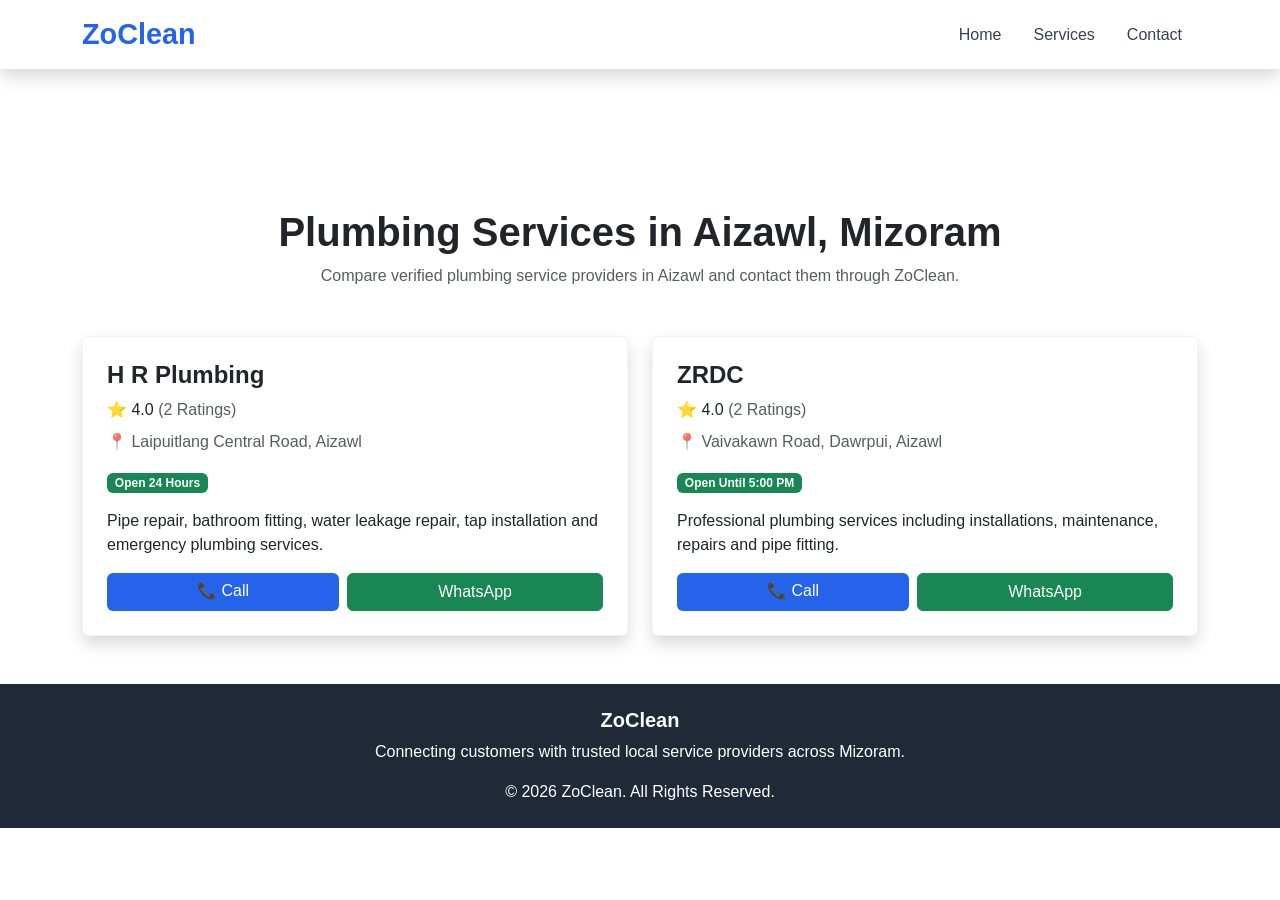
<file: pages/PlumbingService.html>
<!DOCTYPE html>
<html lang="en">

<head>
    <meta charset="UTF-8">
    <meta name="viewport" content="width=device-width, initial-scale=1.0">
    <title>Plumbing Services in Aizawl, Mizoram | ZoClean</title>

    <meta name="description"
        content="Find trusted plumbers and plumbing service providers in Aizawl, Mizoram. Pipe repair, water leakage, bathroom fitting, tap installation and emergency plumbing services through ZoClean.">

    <meta name="keywords"
        content="plumber Aizawl, plumbing service Aizawl, pipe repair Mizoram, water leakage repair Aizawl, bathroom fitting Aizawl, ZoClean plumber">

    <meta property="og:title" content="Plumbing Services in Aizawl | ZoClean">

    <meta property="og:description" content="Find trusted plumbing service providers in Aizawl through ZoClean.">

    <meta property="og:type" content="website">

    <meta property="og:url" content="https://zoclean.in/pages/Plumbing.html">

    <link rel="canonical" href="https://zoclean.in/pages/Plumbing.html">

    <script type="application/ld+json">
        {
            "@context": "https://schema.org",
            "@type": "Service",
            "name": "Plumbing Services in Aizawl",
            "provider": {
                "@type": "Organization",
                "name": "ZoClean"
            },
            "areaServed": "Aizawl, Mizoram",
            "serviceType": "Plumbing Service",
            "description": "Find verified plumbing service providers in Aizawl through ZoClean."
        }
    </script>
    
    <link href="https://cdn.jsdelivr.net/npm/bootstrap@5.3.3/dist/css/bootstrap.min.css" rel="stylesheet">
    <link rel="stylesheet" href="/style/style.css">

</head>

<body>
    <header class="site-header">
        <nav class="navbar navbar-expand-lg navbar-light bg-white fixed-top shadow">
            <div class="container">

                <a class="navbar-brand fw-bold" href="../index.html">
                    ZoClean
                </a>

                <button class="navbar-toggler border-0" type="button" data-bs-toggle="collapse"
                    data-bs-target="#navbarNav">

                    <span class="hamburger-icon">
                        <span></span>
                        <span></span>
                        <span></span>
                    </span>

                </button>

                <div class="collapse navbar-collapse" id="navbarNav">
                    <ul class="navbar-nav ms-auto">

                        <li class="nav-item">
                            <a class="nav-link" href="../index.html">Home</a>
                        </li>

                        <li class="nav-item">
                            <a class="nav-link" href="../index.html#services">Services</a>
                        </li>

                        <li class="nav-item">
                            <a class="nav-link" href="../index.html#contact">Contact</a>
                        </li>

                    </ul>
                </div>

            </div>
        </nav>
    </header>
    <section class="py-5">
        <div class="container">
    
            <h1 class="fw-bold text-center mb-2">
                Plumbing Services in Aizawl, Mizoram
            </h1>
    
            <p class="text-center text-muted mb-5">
                Compare verified plumbing service providers in Aizawl and contact them through ZoClean.
            </p>
    
            <div class="row g-4">
    
                <!-- H R Plumbing -->
                <div class="col-md-6">
                    <div class="service-card p-4 shadow rounded h-100">
    
                        <h4 class="fw-bold">
                            H R Plumbing
                        </h4>
    
                        <div class="mb-2">
                            ⭐ 4.0
                            <span class="text-muted">(2 Ratings)</span>
                        </div>
    
                        <p class="text-muted">
                            📍 Laipuitlang Central Road, Aizawl
                        </p>
    
                        <span class="badge bg-success mb-3">
                            Open 24 Hours
                        </span>
    
                        <p>
                            Pipe repair, bathroom fitting, water leakage repair, tap installation and emergency plumbing services.
                        </p>
    
                        <div class="d-flex gap-2">
                            <a href="tel:+919863241323"
                               class="btn btn-primary flex-fill">
                                📞 Call
                            </a>
    
                            <a href="https://wa.me/919863241323?text=I%20want%20H%20R%20Plumbing%20Service"
                               class="btn btn-success flex-fill">
                                WhatsApp
                            </a>
                        </div>
    
                    </div>
                </div>
    
                <!-- ZRDC -->
                <div class="col-md-6">
                    <div class="service-card p-4 shadow rounded h-100">
    
                        <h4 class="fw-bold">
                            ZRDC
                        </h4>
    
                        <div class="mb-2">
                            ⭐ 4.0
                            <span class="text-muted">(2 Ratings)</span>
                        </div>
    
                        <p class="text-muted">
                            📍 Vaivakawn Road, Dawrpui, Aizawl
                        </p>
    
                        <span class="badge bg-success mb-3">
                            Open Until 5:00 PM
                        </span>
    
                        <p>
                            Professional plumbing services including installations, maintenance, repairs and pipe fitting.
                        </p>
    
                        <div class="d-flex gap-2">
                            <a href="tel:+919863241323"
                               class="btn btn-primary flex-fill">
                                📞 Call
                            </a>
    
                            <a href="https://wa.me/919863241323?text=I%20want%20ZRDC%20Plumbing%20Service"
                               class="btn btn-success flex-fill">
                                WhatsApp
                            </a>
                        </div>
    
                    </div>
                </div>
    
            </div>
    
        </div>
    </section>


    <footer class="footer text-white py-4">
        <div class="container text-center">

            <h5 class="fw-bold">
                ZoClean
            </h5>

            <p>
                Connecting customers with trusted local service providers across Mizoram.
            </p>

            <p class="mb-0">
                © 2026 ZoClean. All Rights Reserved.
            </p>

        </div>
    </footer>
</body>

</html>
</file>
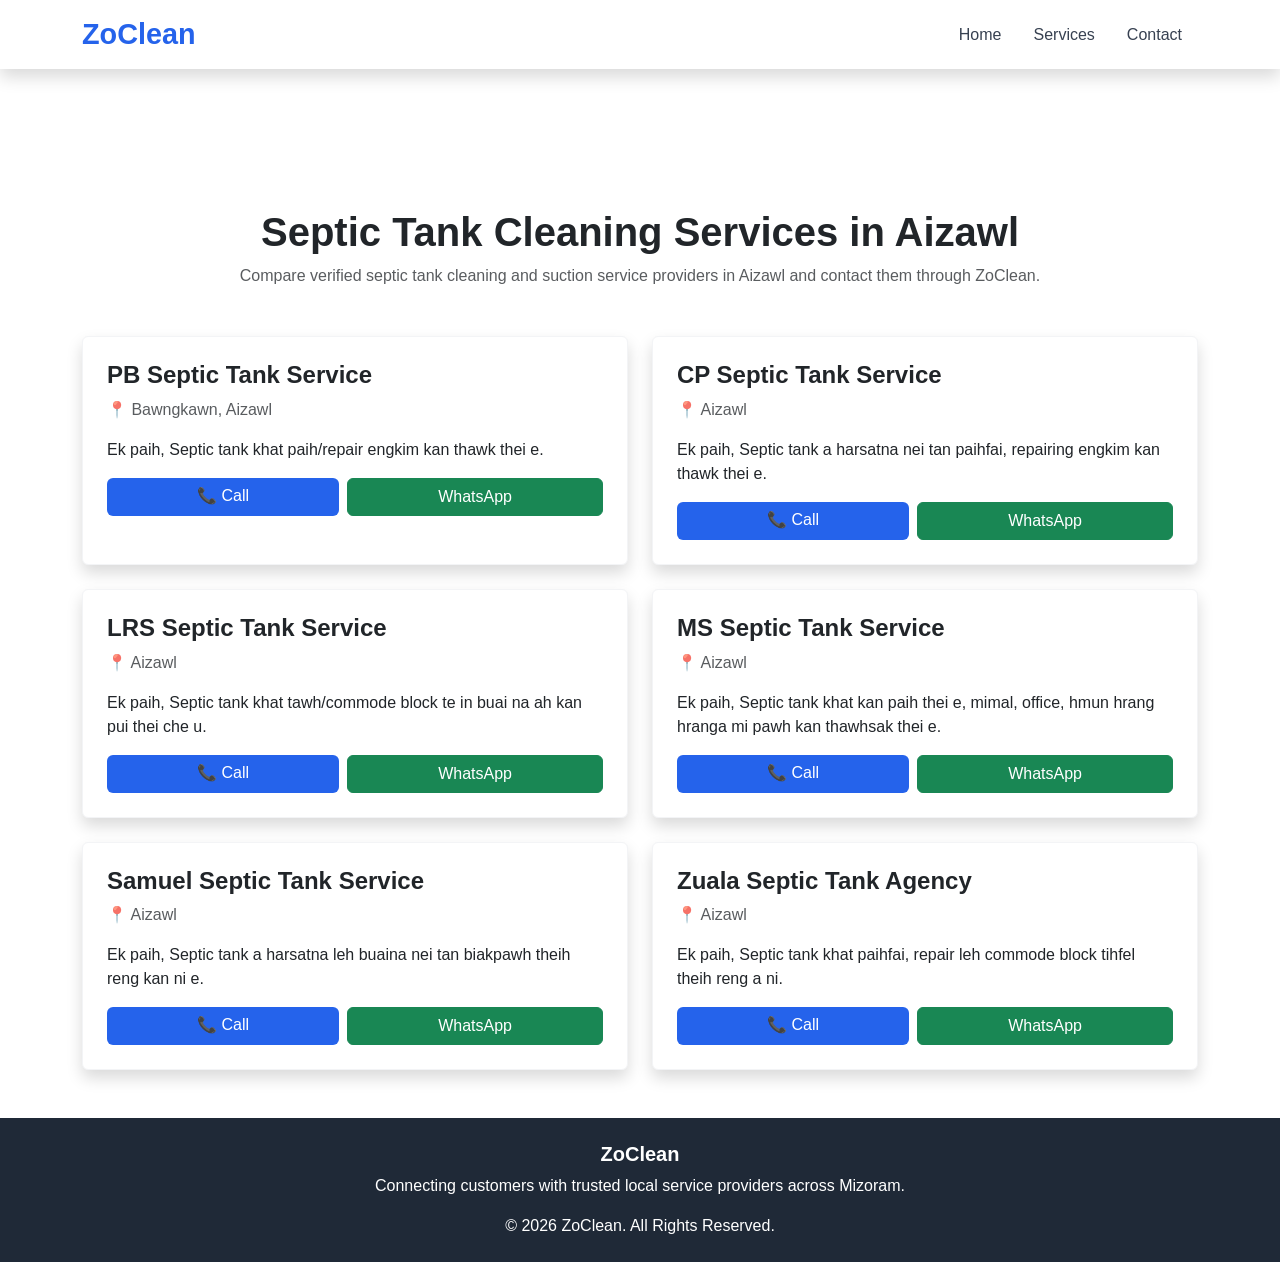
<file: pages/SpeticTank.html>
<!DOCTYPE html>
<html lang="en">
<head>

<title>Septic Tank Cleaning Services in Aizawl, Mizoram | ZoClean</title>

<meta charset="UTF-8">
<meta name="viewport" content="width=device-width, initial-scale=1.0">

<meta name="description"
content="Find verified septic tank cleaning and suction service providers in Aizawl, Mizoram. Compare providers and contact through ZoClean.">

<meta name="keywords"
content="septic tank cleaning Aizawl, septic tank service Mizoram, ek paih Aizawl">

<meta property="og:title" content="Septic Tank Cleaning Services in Aizawl | ZoClean">

<meta property="og:description" content="Find verified septic tank cleaning, suction and repair services in Aizawl through ZoClean.">

<meta property="og:type" content="website">

<meta property="og:url" content="https://zoclean.in/pages/SepticTank.html">

<link rel="canonical"
href="https://zoclean.in/pages/SepticTank.html">

<script type="application/ld+json">
{
 "@context":"https://schema.org",
 "@type":"Service",
 "name":"Septic Tank Cleaning Services in Aizawl",
 "provider":{
   "@type":"Organization",
   "name":"ZoClean"
 },
 "areaServed":"Aizawl, Mizoram",
 "serviceType":"Septic Tank Cleaning"
}
</script>
<link href="https://cdn.jsdelivr.net/npm/bootstrap@5.3.3/dist/css/bootstrap.min.css" rel="stylesheet">
<link rel="stylesheet" href="/style/style.css">



</head>

<body>
    <header class="site-header">
        <nav class="navbar navbar-expand-lg navbar-light bg-white fixed-top shadow">
        <div class="container">
        
        <a class="navbar-brand fw-bold" href="../index.html">
        ZoClean
        </a>
        
        <button class="navbar-toggler border-0" type="button"
        data-bs-toggle="collapse"
        data-bs-target="#navbarNav">
        
        <span class="hamburger-icon">
        <span></span>
        <span></span>
        <span></span>
        </span>
        
        </button>
        
        <div class="collapse navbar-collapse" id="navbarNav">
        
        <ul class="navbar-nav ms-auto">
        
        <li class="nav-item">
        <a class="nav-link" href="../index.html">
        Home
        </a>
        </li>
        
        <li class="nav-item">
        <a class="nav-link" href="../index.html#services">
        Services
        </a>
        </li>
        
        <li class="nav-item">
        <a class="nav-link" href="../index.html#contact">
        Contact
        </a>
        </li>
        
        </ul>
        
        </div>
        </div>
        </nav>
        </header>

        

<!-- Your provider cards section goes here -->
<section class="py-5">
    <div class="container">
  
      <h1 class="fw-bold text-center mb-2">
        Septic Tank Cleaning Services in Aizawl
      </h1>
  
      <p class="text-center text-muted mb-5">
        Compare verified septic tank cleaning and suction service providers in Aizawl and contact them through ZoClean.
      </p>
  
      <div class="row g-4">
  
        <!-- PB -->
        <div class="col-md-6">
          <div class="service-card p-4 shadow rounded h-100">
  
            <h4 class="fw-bold">PB Septic Tank Service</h4>
  
            <p class="text-muted">
              📍 Bawngkawn, Aizawl
            </p>
  
            <p>
              Ek paih, Septic tank khat paih/repair engkim kan thawk thei e.
            </p>
  
            <div class="d-flex gap-2">
              <a href="tel:+919863241323"
                 class="btn btn-primary flex-fill">
                📞 Call
              </a>
  
              <a href="https://wa.me/919863241323?text=I%20want%20PB%20Septic%20Tank%20Service"
                 class="btn btn-success flex-fill">
                WhatsApp
              </a>
            </div>
  
          </div>
        </div>
  
        <!-- CP -->
        <div class="col-md-6">
          <div class="service-card p-4 shadow rounded h-100">
  
            <h4 class="fw-bold">CP Septic Tank Service</h4>
  
            <p class="text-muted">
              📍 Aizawl
            </p>
  
            <p>
              Ek paih, Septic tank a harsatna nei tan paihfai, repairing engkim kan thawk thei e.
            </p>
  
            <div class="d-flex gap-2">
              <a href="tel:+919863241323"
                 class="btn btn-primary flex-fill">
                📞 Call
              </a>
  
              <a href="https://wa.me/919863241323?text=I%20want%20CP%20Septic%20Tank%20Service"
                 class="btn btn-success flex-fill">
                WhatsApp
              </a>
            </div>
  
          </div>
        </div>
  
        <!-- LRS -->
        <div class="col-md-6">
          <div class="service-card p-4 shadow rounded h-100">
  
            <h4 class="fw-bold">LRS Septic Tank Service</h4>
  
            <p class="text-muted">
              📍 Aizawl
            </p>
  
            <p>
              Ek paih, Septic tank khat tawh/commode block te in buai na ah kan pui thei che u.
            </p>
  
            <div class="d-flex gap-2">
              <a href="tel:+919863241323"
                 class="btn btn-primary flex-fill">
                📞 Call
              </a>
  
              <a href="https://wa.me/919863241323?text=I%20want%20LRS%20Septic%20Tank%20Service"
                 class="btn btn-success flex-fill">
                WhatsApp
              </a>
            </div>
  
          </div>
        </div>
  
        <!-- MS -->
        <div class="col-md-6">
          <div class="service-card p-4 shadow rounded h-100">
  
            <h4 class="fw-bold">MS Septic Tank Service</h4>
  
            <p class="text-muted">
              📍 Aizawl
            </p>
  
            <p>
              Ek paih, Septic tank khat kan paih thei e, mimal, office, hmun hrang hranga mi pawh kan thawhsak thei e.
            </p>
  
            <div class="d-flex gap-2">
              <a href="tel:+919863241323"
                 class="btn btn-primary flex-fill">
                📞 Call
              </a>
  
              <a href="https://wa.me/919863241323?text=I%20want%20MS%20Septic%20Tank%20Service"
                 class="btn btn-success flex-fill">
                WhatsApp
              </a>
            </div>
  
          </div>
        </div>
  
        <!-- Samuel -->
        <div class="col-md-6">
          <div class="service-card p-4 shadow rounded h-100">
  
            <h4 class="fw-bold">Samuel Septic Tank Service</h4>
  
            <p class="text-muted">
              📍 Aizawl
            </p>
  
            <p>
              Ek paih, Septic tank a harsatna leh buaina nei tan biakpawh theih reng kan ni e.
            </p>
  
            <div class="d-flex gap-2">
              <a href="tel:+919863241323"
                 class="btn btn-primary flex-fill">
                📞 Call
              </a>
  
              <a href="https://wa.me/919863241323?text=I%20want%20Samuel%20Septic%20Tank%20Service"
                 class="btn btn-success flex-fill">
                WhatsApp
              </a>
            </div>
  
          </div>
        </div>
  
        <!-- Zuala -->
        <div class="col-md-6">
          <div class="service-card p-4 shadow rounded h-100">
  
            <h4 class="fw-bold">Zuala Septic Tank Agency</h4>
  
            <p class="text-muted">
              📍 Aizawl
            </p>
  
            <p>
              Ek paih, Septic tank khat paihfai, repair leh commode block tihfel theih reng a ni.
            </p>
  
            <div class="d-flex gap-2">
              <a href="tel:+919863241323"
                 class="btn btn-primary flex-fill">
                📞 Call
              </a>
  
              <a href="https://wa.me/919863241323?text=I%20want%20Zuala%20Septic%20Tank%20Service"
                 class="btn btn-success flex-fill">
                WhatsApp
              </a>
            </div>
  
          </div>
        </div>
  
      </div>
  
    </div>
  </section>

  <footer class="footer text-white py-4">

    <div class="container text-center">
    
    <h5 class="fw-bold">
    ZoClean
    </h5>
    
    <p>
    Connecting customers with trusted local service providers across Mizoram.
    </p>
    
    <p class="mb-0">
    © 2026 ZoClean. All Rights Reserved.
    </p>
    
    </div>
    
    </footer>

</body>
</html>
</file>
<file: style/style.css>
/* ===== GLOBAL STYLES ===== */
body {
  padding-top: 80px; /* space for fixed navbar */
  font-family: 'Segoe UI', Tahoma, Geneva, Verdana, sans-serif;
}

/* ===== HEADER & NAVIGATION ===== */
.site-header {
  height: 80px;
}

.navbar-brand {
  font-size: 1.8rem !important;
  color: #2563eb !important;
}

.navbar-nav .nav-link {
  font-weight: 500;
  color: #374151 !important;
  padding: 0.5rem 1rem !important;
  transition: color 0.3s ease;
}

.navbar-nav .nav-link:hover {
  color: #2563eb !important;
}

/* Custom hamburger icon */
.hamburger-icon {
  display: flex;
  flex-direction: column;
  width: 25px;
  height: 18px;
  cursor: pointer;
}

.hamburger-icon span {
  height: 3px;
  width: 100%;
  background-color: #374151;
  margin-bottom: 3px;
  transition: all 0.3s ease;
  transform-origin: left;
}

.hamburger-icon.active span:nth-child(1) {
  transform: rotate(45deg);
  width: 30px;
}

.hamburger-icon.active span:nth-child(2) {
  opacity: 0;
}

.hamburger-icon.active span:nth-child(3) {
  transform: rotate(-45deg);
  width: 30px;
}

/* Mobile navbar styling */
@media (max-width: 991px) {
  .navbar-collapse {
    background: white;
    padding: 1rem;
    border-radius: 0.5rem;
    box-shadow: 0 4px 20px rgba(0, 0, 0, 0.1);
    margin-top: 1rem;
  }

  .navbar-nav .nav-link {
    color: #333 !important;
    padding: 0.75rem 0 !important;
    border-bottom: 1px solid #f3f4f6;
  }

  .navbar-nav .nav-link:last-child {
    border-bottom: none;
  }
}

/* ===== HERO SECTION ===== */
.hero {
  background: linear-gradient(135deg, #2563eb 0%, #06b6d4 100%);
  min-height: 60vh;
  display: flex;
  align-items: center;
  justify-content: center;
  padding: 6rem 1rem 4rem 1rem;
  position: relative;
}

.hero::before {
  content: '';
  position: absolute;
  top: 0;
  left: 0;
  right: 0;
  bottom: 0;
  background: url('data:image/svg+xml,<svg xmlns="http://www.w3.org/2000/svg" viewBox="0 0 1000 100" fill="white" fill-opacity="0.1"><polygon points="0,100 100,0 200,50 300,20 400,80 500,10 600,60 700,30 800,70 900,20 1000,50 1000,100"/></svg>') repeat-x;
  background-size: 1000px 100px;
  animation: wave 20s linear infinite;
}

@keyframes wave {
  0% { background-position-x: 0; }
  100% { background-position-x: 1000px; }
}

.hero .container {
  position: relative;
  z-index: 1;
}

/* ===== SERVICE CARDS ===== */
.service-card {
  background: white;
  transition: all 0.3s ease;
  border: 1px solid #f3f4f6;
}

.service-card:hover {
  transform: translateY(-8px);
  box-shadow: 0 15px 40px rgba(0, 0, 0, 0.15) !important;
  border-color: #2563eb;
}

.service-price {
  color: #2563eb !important;
  text-shadow: 0 2px 4px rgba(0, 0, 0, 0.1);
}

/* ===== FEATURES SECTION ===== */
.feature-icon {
  font-size: 4rem;
  margin-bottom: 1rem;
  display: block;
  filter: drop-shadow(0 4px 8px rgba(0, 0, 0, 0.1));
}

.why-choose {
  background: linear-gradient(135deg, #f8fafc 0%, #e2e8f0 100%);
}

.why-choose .col-md-4 {
  transition: transform 0.3s ease;
}

.why-choose .col-md-4:hover {
  transform: translateY(-5px);
}

/* ===== CONTACT SECTION ===== */
.contact-info {
  background: white;
  padding: 2rem;
  border-radius: 10px;
  box-shadow: 0 5px 20px rgba(0, 0, 0, 0.1);
  margin-top: 2rem;
}

/* ===== BUTTONS ===== */
.book-btn {
  transition: all 0.3s ease;
  position: relative;
  overflow: hidden;
}

.book-btn::before {
  content: '';
  position: absolute;
  top: 0;
  left: -100%;
  width: 100%;
  height: 100%;
  background: linear-gradient(90deg, transparent, rgba(255, 255, 255, 0.2), transparent);
  transition: left 0.5s;
}

.book-btn:hover::before {
  left: 100%;
}

.book-btn:hover {
  transform: translateY(-2px);
  box-shadow: 0 8px 25px rgba(0, 0, 0, 0.15);
}

.btn-primary {
  background: #2563eb;
  border: none;
}

.btn-primary:hover {
  background: #1d4ed8;
}

.btn-warning {
  background: #fbbf24;
  border: none;
  color: white;
}

.btn-warning:hover {
  background: #f59e0b;
  color: white;
}

/* ===== FAQ SECTION ===== */
.accordion-button {
  background: #f8fafc;
  border: none;
  font-weight: 600;
  color: #374151;
}

.accordion-button:not(.collapsed) {
  background: #2563eb;
  color: white;
  box-shadow: none;
}

.accordion-button:focus {
  box-shadow: none;
  border: none;
}

.accordion-item {
  border: 1px solid #e5e7eb;
  margin-bottom: 0.5rem;
  border-radius: 8px !important;
  overflow: hidden;
}

.accordion-body {
  background: white;
  color: #6b7280;
  line-height: 1.6;
}

/* ===== FOOTER ===== */
.footer {
  background: #1f2937 !important;
  margin-top: 0;
}

/* ===== RESPONSIVE DESIGN ===== */
@media (max-width: 768px) {
  .hero {
    min-height: 50vh;
    padding: 4rem 1rem 3rem 1rem;
  }

  .hero h1 {
    font-size: 2rem !important;
  }

  .feature-icon {
    font-size: 3rem;
  }

  .service-price {
    font-size: 2rem !important;
  }
}

@media (max-width: 576px) {
  .hero h1 {
    font-size: 1.75rem !important;
  }

  .service-card {
    margin-bottom: 1rem;
  }
}

/* ===== ANIMATIONS ===== */
@keyframes fadeIn {
  from {
    opacity: 0;
    transform: translateY(30px);
  }
  to {
    opacity: 1;
    transform: translateY(0);
  }
}

.service-card {
  animation: fadeIn 0.6s ease-out;
}

.service-card:nth-child(1) { animation-delay: 0.1s; }
.service-card:nth-child(2) { animation-delay: 0.2s; }
.service-card:nth-child(3) { animation-delay: 0.3s; }

/* ===== LOADING ANIMATION FOR BUTTONS ===== */
.book-btn.loading {
  pointer-events: none;
  opacity: 0.7;
}

.book-btn.loading::after {
  content: '';
  position: absolute;
  width: 20px;
  height: 20px;
  border: 2px solid transparent;
  border-top: 2px solid currentColor;
  border-radius: 50%;
  animation: spin 1s linear infinite;
  top: 50%;
  left: 50%;
  transform: translate(-50%, -50%);
}

@keyframes spin {
  0% { transform: translate(-50%, -50%) rotate(0deg); }
  100% { transform: translate(-50%, -50%) rotate(360deg); }
}
</file>
